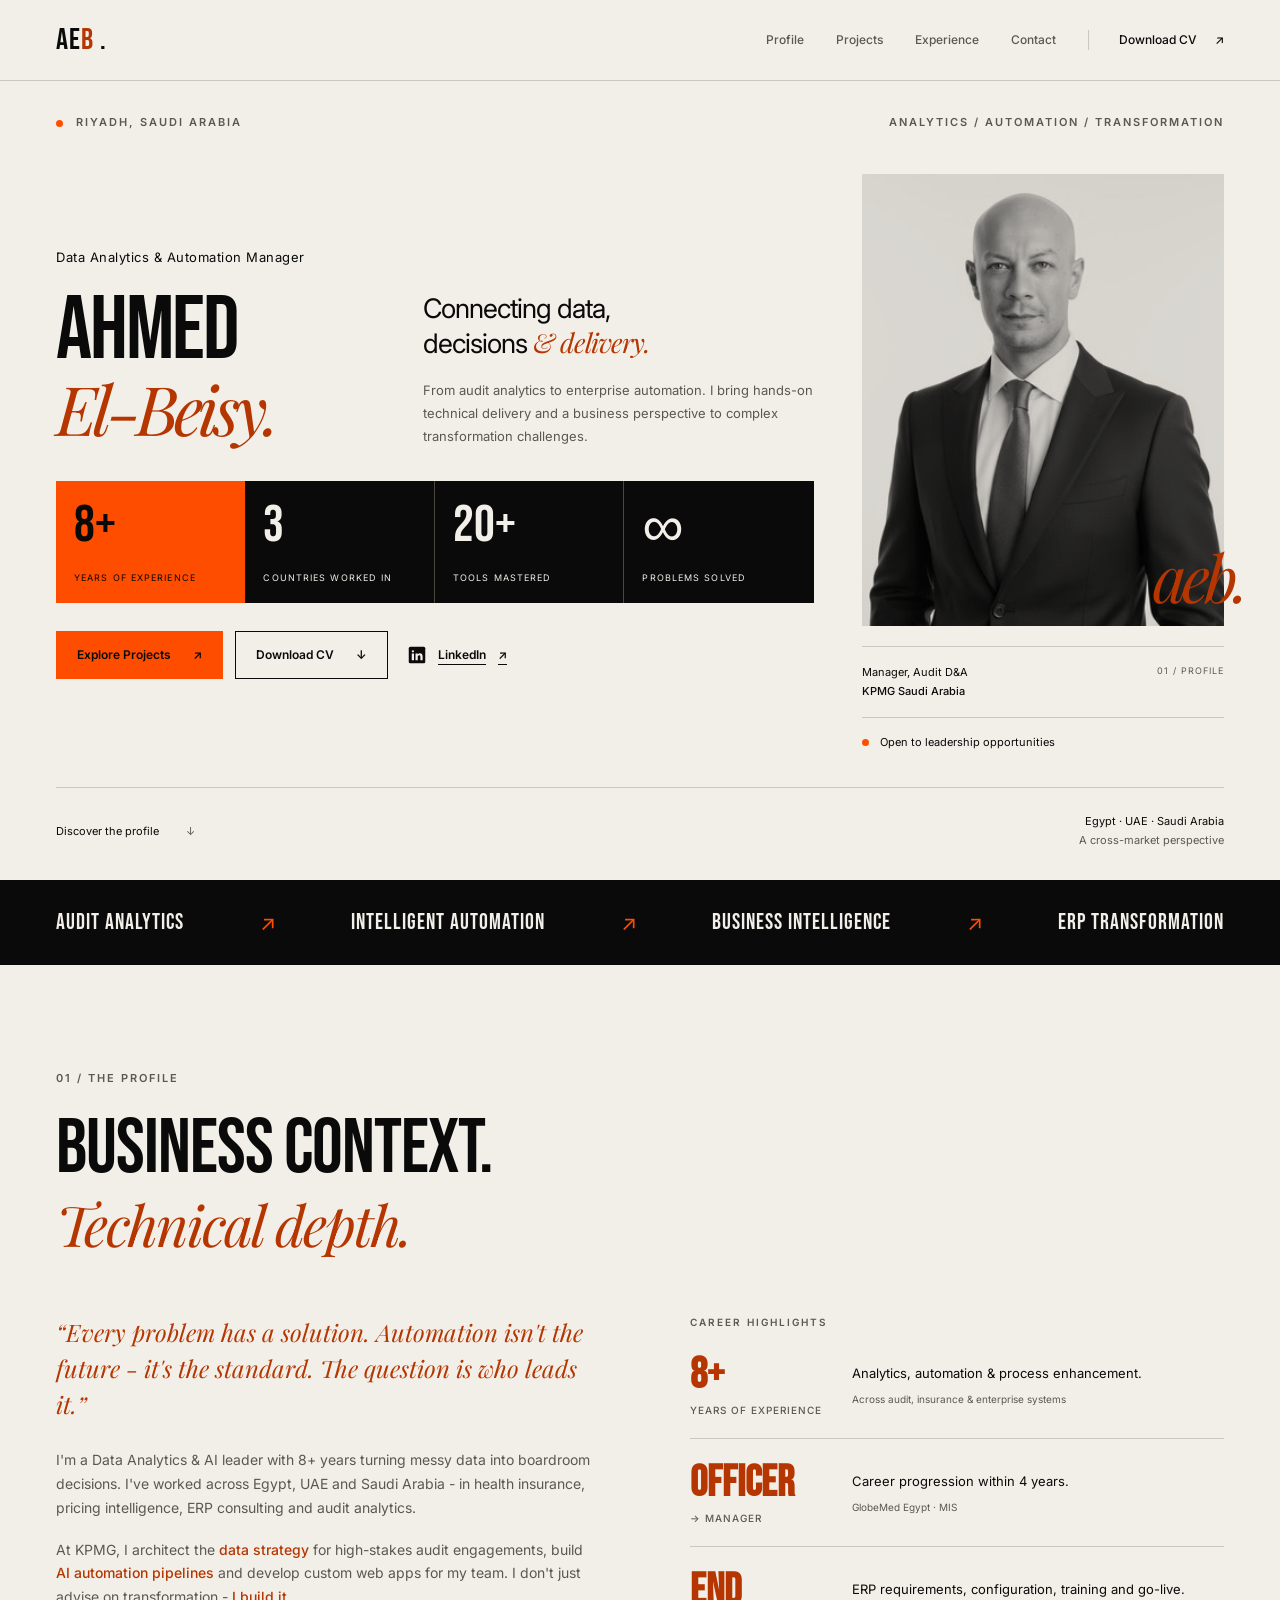
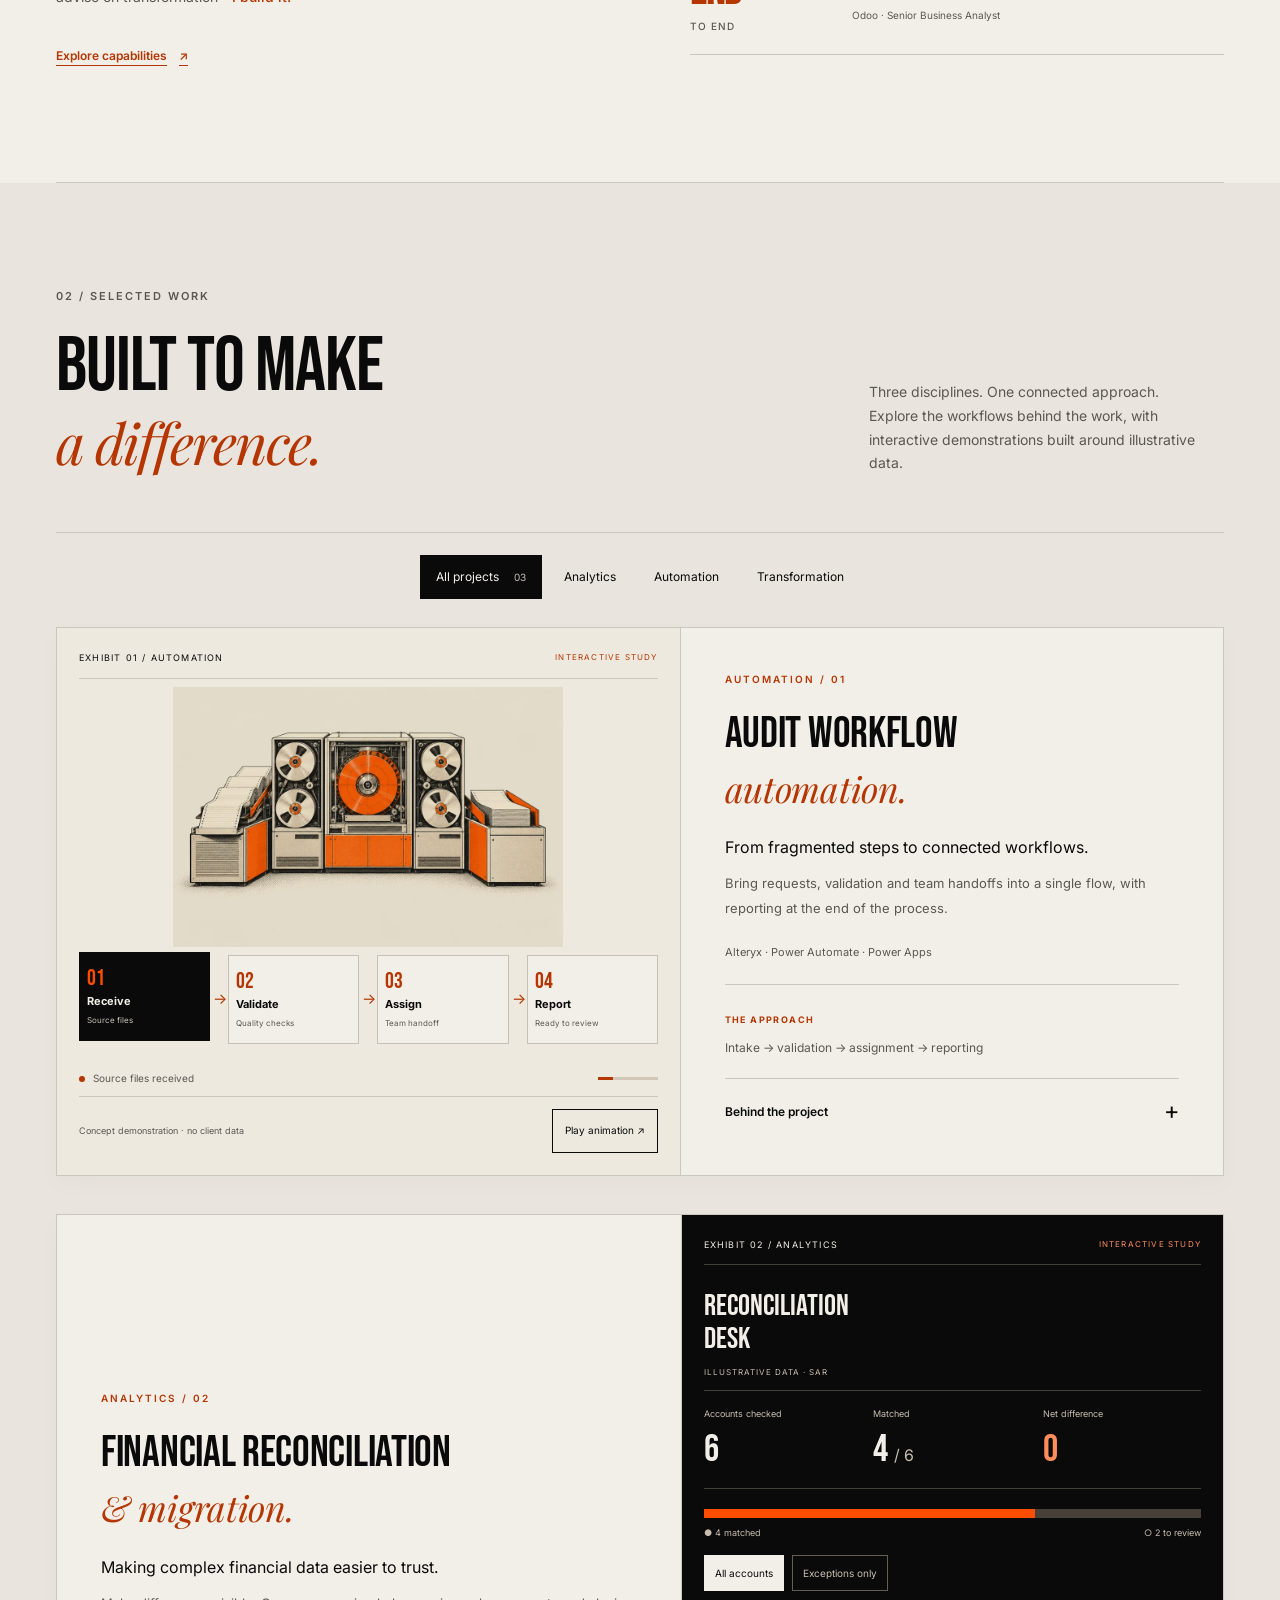
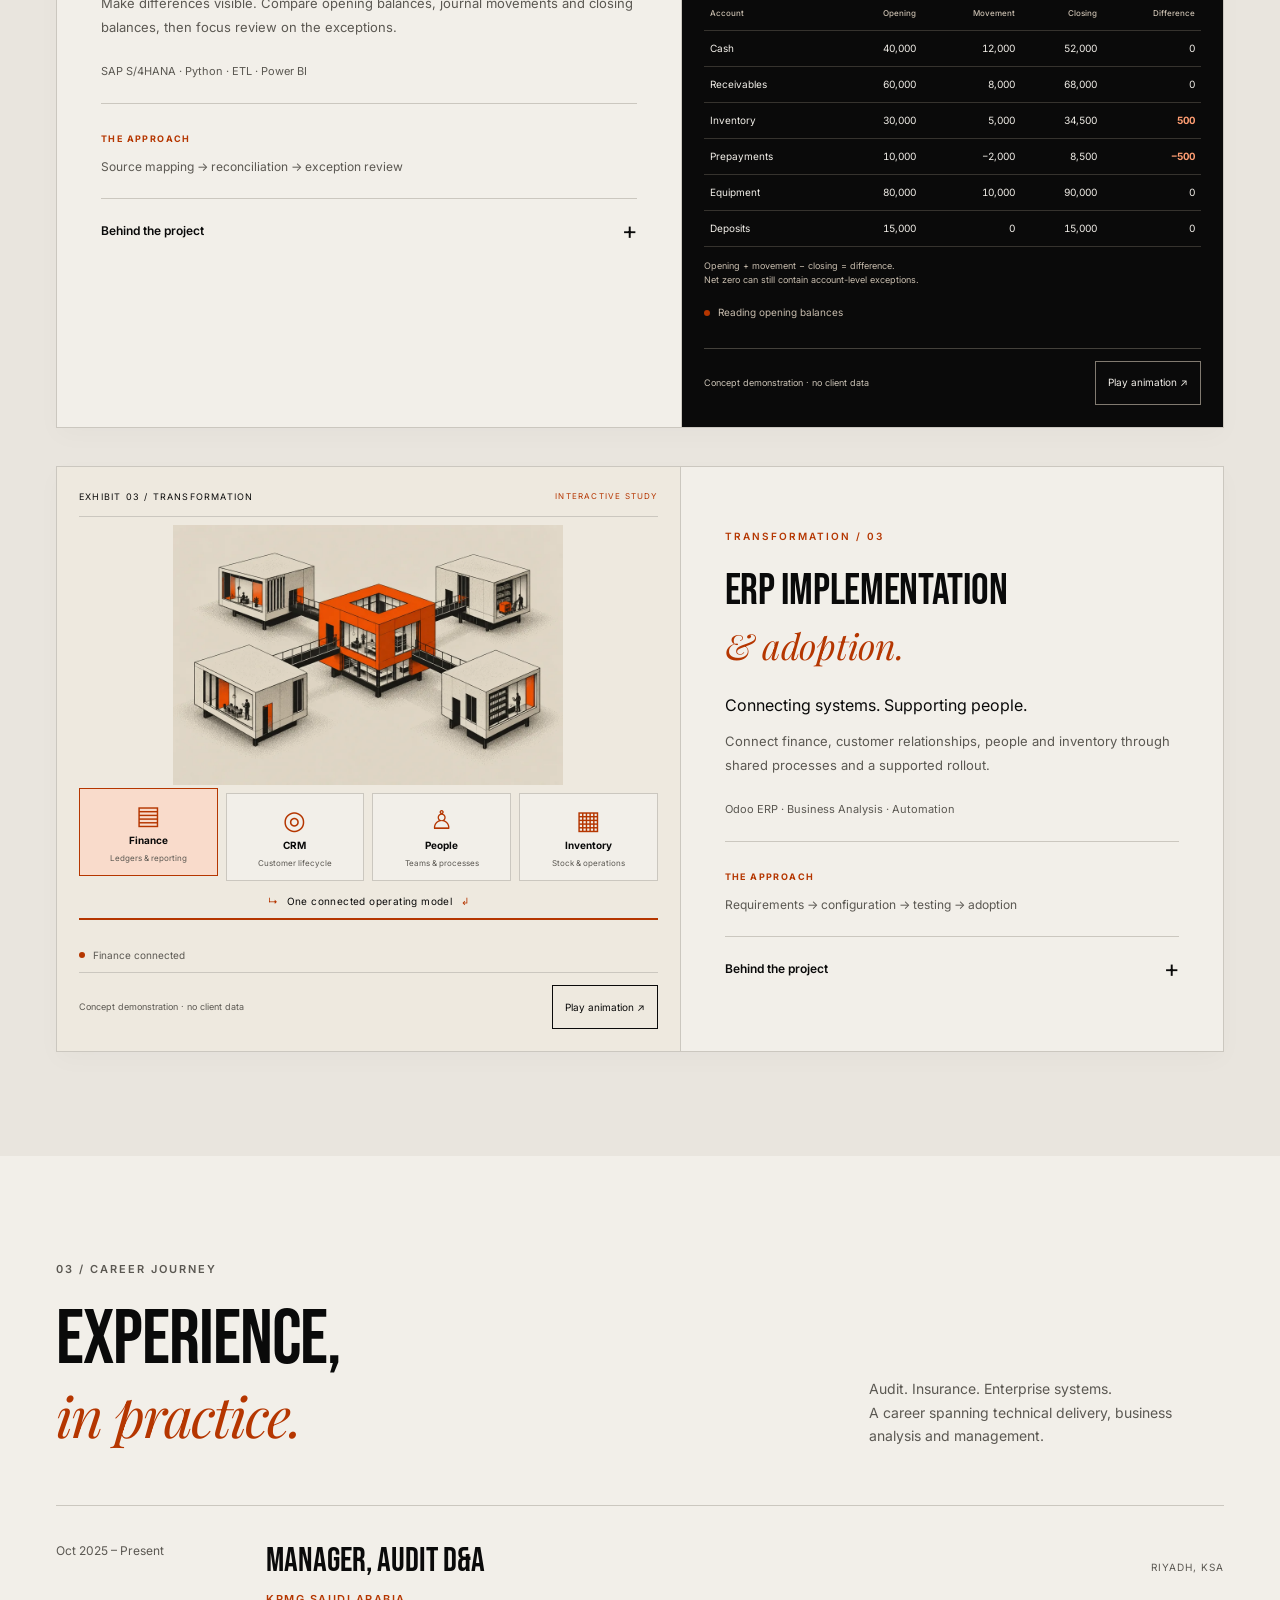
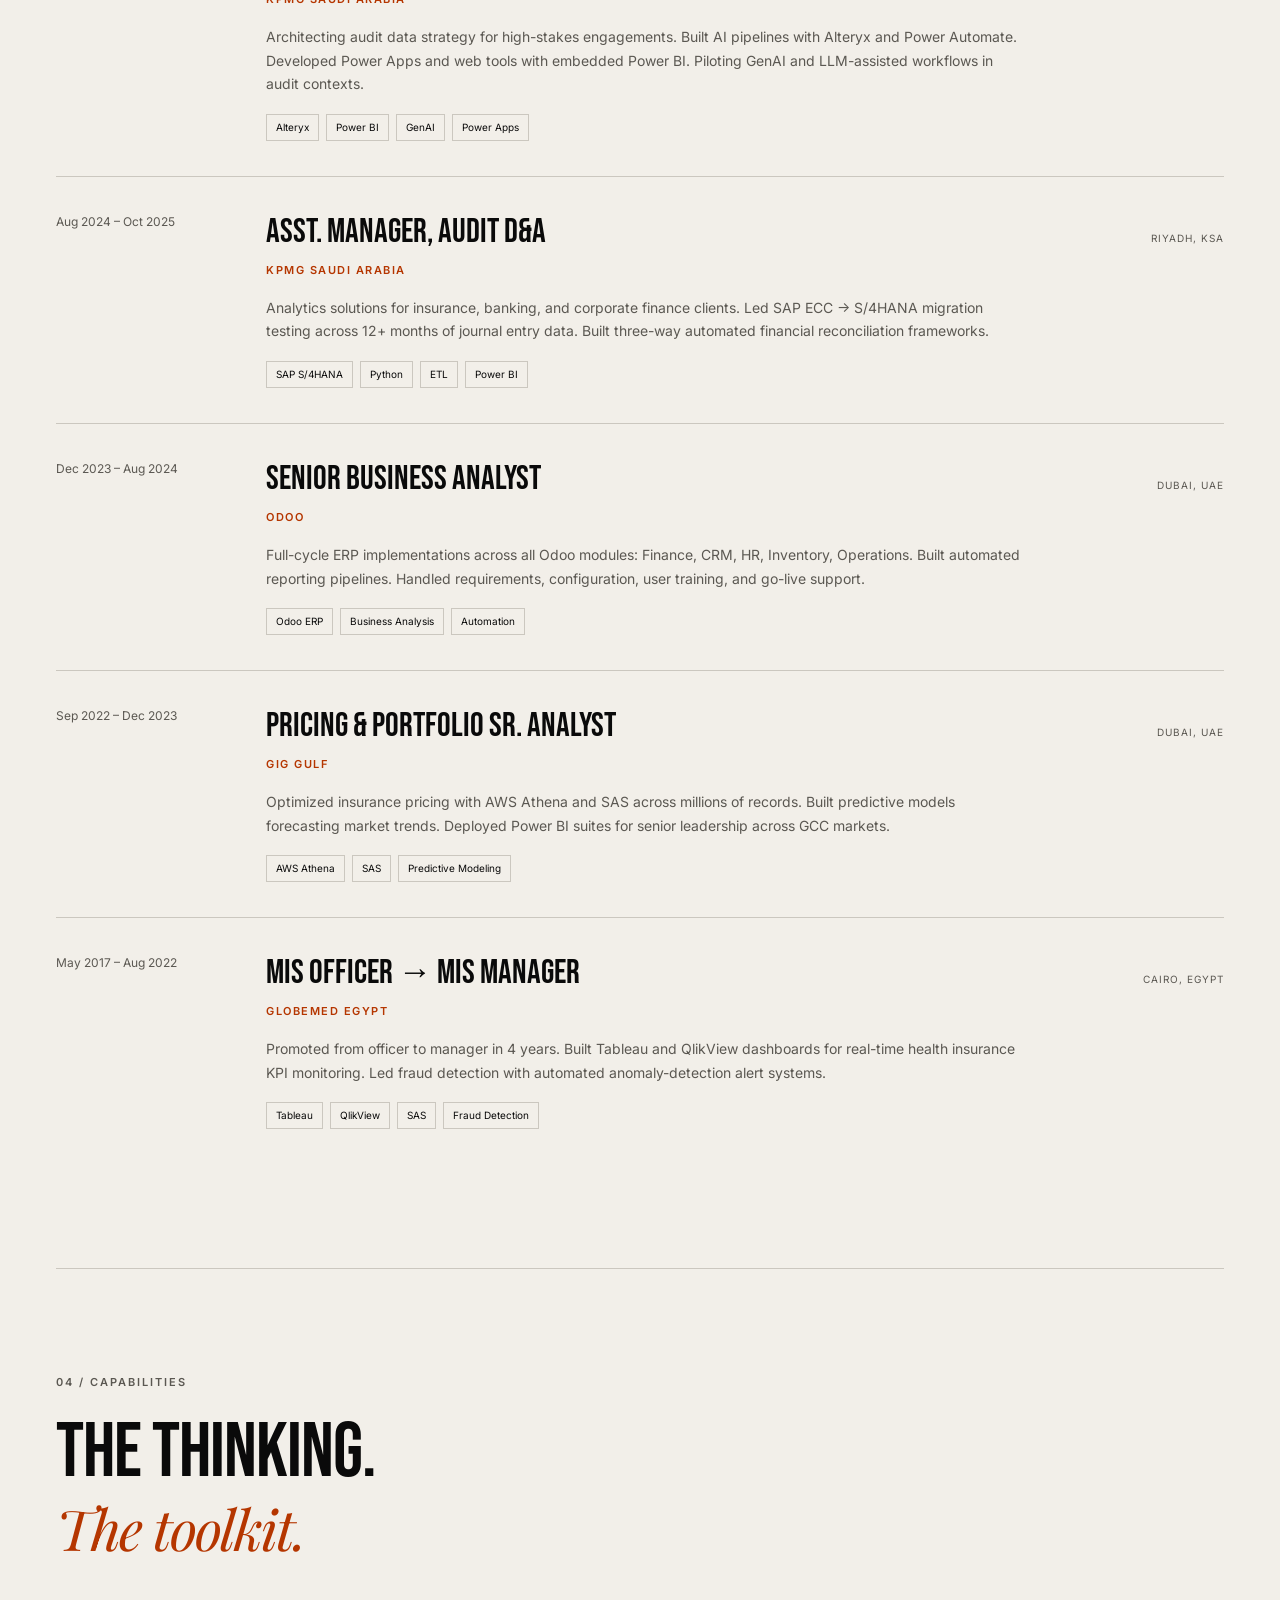
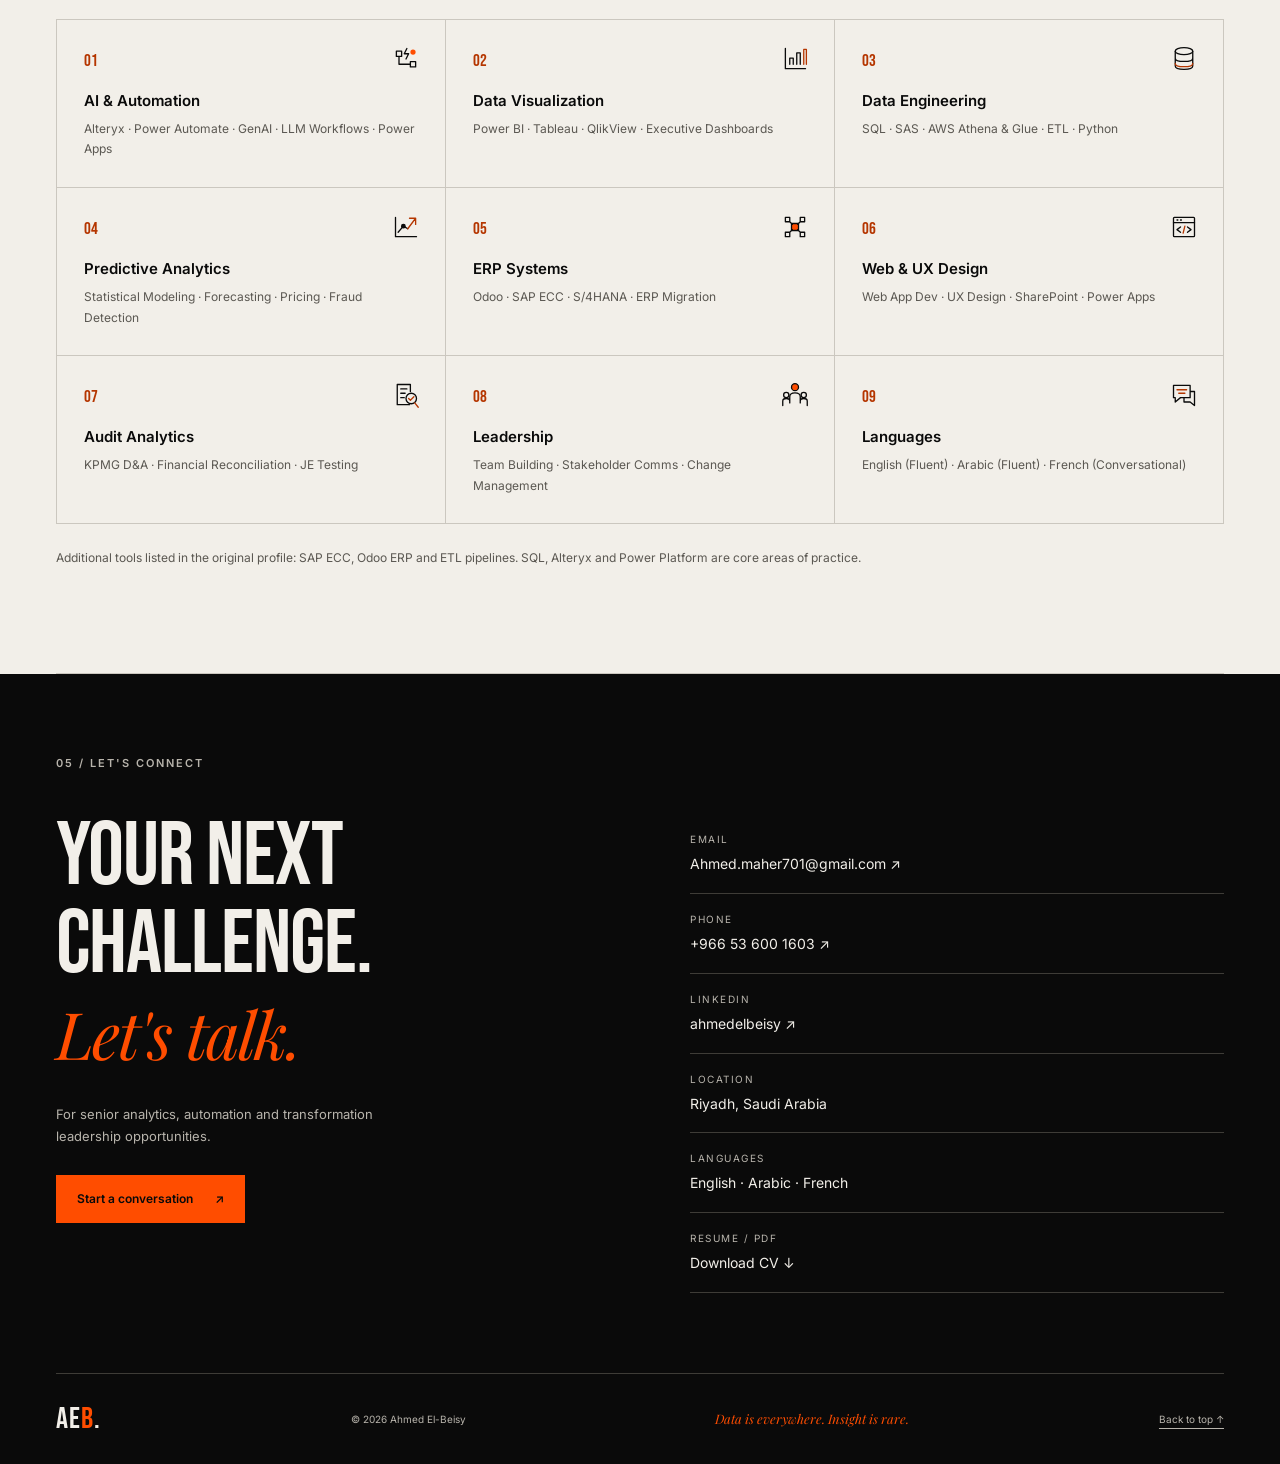
<file: index.html>
<!doctype html>
<html lang="en">
<head>
  <meta charset="utf-8">
  <meta name="viewport" content="width=device-width, initial-scale=1">
  <meta name="theme-color" content="#F2EFE9">
  <title>Ahmed El-Beisy | Data Analytics & Automation Manager</title>
  <meta name="description" content="Ahmed El-Beisy - Data Analytics & Automation Manager in Riyadh. Explore experience in audit analytics, AI automation, ERP transformation and business intelligence.">
  <link rel="canonical" href="https://ahmedmaher701-ai.github.io/ahmedelbeisy.github.io/">
  <meta property="og:type" content="website">
  <meta property="og:title" content="Ahmed El-Beisy | Data Analytics & Automation Manager">
  <meta property="og:description" content="Connecting data, decisions and delivery. Analytics, automation and transformation leadership across audit, insurance and ERP.">
  <meta property="og:url" content="https://ahmedmaher701-ai.github.io/ahmedelbeisy.github.io/">
  <meta property="og:image" content="https://ahmedmaher701-ai.github.io/ahmedelbeisy.github.io/assets/social-preview.png">
  <meta property="og:image:width" content="1200">
  <meta property="og:image:height" content="630">
  <meta property="og:image:alt" content="Ahmed El-Beisy - Data, decisions, delivery. Data Analytics and Automation Manager.">
  <meta name="twitter:card" content="summary_large_image">
  <link rel="icon" href="assets/favicon.svg" type="image/svg+xml">
  <link rel="preconnect" href="https://fonts.googleapis.com">
  <link rel="preconnect" href="https://fonts.gstatic.com" crossorigin>
  <link href="https://fonts.googleapis.com/css2?family=Bebas+Neue&family=Inter:wght@400;500;600;700&family=Playfair+Display:ital@1&display=swap" rel="stylesheet">
  <link rel="stylesheet" href="styles.css?v=20261026-retro-exhibits">
  <script src="script.js?v=20261026-retro-exhibits" defer>
</script>
</head>
<body>
<a class="skip-link" href="#main">Skip to content</a>
<header class="site-header">
<div class="nav-shell">
  <a class="logo" href="#home" aria-label="Ahmed El-Beisy home">AE<span>B</span>
<span class="logo-dot">.</span>
</a>
  <button class="menu-toggle" aria-expanded="false" aria-controls="navigation" hidden>Menu <span aria-hidden="true">+</span>
</button>
  <nav id="navigation" aria-label="Main navigation">
<a href="#about">Profile</a>
<a href="#projects">Projects</a>
<a href="#experience">Experience</a>
<a href="#contact">Contact</a>
<a class="nav-cv" href="assets/Ahmed_ElBeisy_Resume_2026.pdf" download>Download CV <span aria-hidden="true">↗</span>
</a>
</nav>
</div>
</header>
<main id="main">
<section class="hero shell" id="home" aria-labelledby="hero-heading">
  <div class="hero-meta">
<p class="eyebrow">
<span class="status-dot">
</span> Riyadh, Saudi Arabia</p>
<p class="eyebrow">Analytics / Automation / Transformation</p>
</div>
  <div class="hero-grid">
<div class="hero-copy">
<p class="role-label">Data Analytics & Automation Manager</p>
    <h1 id="hero-heading">Ahmed<br>
<em>El-Beisy.</em>
</h1>
    <p class="hero-statement">Connecting data,<br>decisions <span>& delivery.</span>
</p>
    <p class="hero-description">From audit analytics to enterprise automation. I bring hands-on technical delivery and a business perspective to complex transformation challenges.</p>
    <dl class="hero-summary" aria-label="Professional profile at a glance">
      <div class="hero-summary-item"><dt>Years of experience</dt><dd>8+</dd></div>
      <div class="hero-summary-item"><dt>Countries worked in</dt><dd>3</dd></div>
      <div class="hero-summary-item"><dt>Tools Mastered</dt><dd>20+</dd></div>
      <div class="hero-summary-item"><dt>Problems Solved</dt><dd class="summary-infinity"><span aria-hidden="true">∞</span><span class="sr-only">Infinity</span></dd></div>
    </dl>
    <div class="actions">
<a class="button primary" href="#projects">Explore Projects <span aria-hidden="true">↗</span>
</a>
<a class="button" href="assets/Ahmed_ElBeisy_Resume_2026.pdf" download>Download CV <span aria-hidden="true">↓</span>
</a>
<a class="text-link" href="https://www.linkedin.com/in/ahmedelbeisy/" target="_blank" rel="noopener noreferrer"><img class="linkedin-icon" src="assets/icons/linkedin.svg" width="18" height="18" alt="">LinkedIn <span aria-hidden="true">↗</span>
<span class="sr-only"> (opens in a new tab)</span>
</a>
</div>
  </div>
<figure class="portrait">
<div class="portrait-frame">
<img src="assets/ahmed-el-beisy.jpg" alt="Portrait of Ahmed El-Beisy" width="400" height="400" fetchpriority="high">
<span class="portrait-mark" aria-hidden="true">aeb.</span>
</div>
<figcaption>
<span>Manager, Audit D&A<br>
<strong>KPMG Saudi Arabia</strong>
</span>
<span class="portrait-index">01 / PROFILE</span>
</figcaption>
<p class="opportunity">
<span class="status-dot">
</span> Open to leadership opportunities</p>
</figure>
</div>
  <div class="hero-foot">
<a href="#about">Discover the profile <span aria-hidden="true">↓</span>
</a>
<p>Egypt · UAE · Saudi Arabia<br>
<span>A cross-market perspective</span>
</p>
</div>
</section>
<div class="expertise-band" aria-label="Core expertise">
<div class="shell">
<span>Audit analytics</span>
<i class="band-separator" aria-hidden="true">↗</i>
<span>Intelligent automation</span>
<i class="band-separator" aria-hidden="true">↗</i>
<span>Business intelligence</span>
<i class="band-separator" aria-hidden="true">↗</i>
<span>ERP transformation</span>
</div>
</div>
<section class="section shell" id="about" aria-labelledby="about-heading">
<div class="section-heading">
<p class="eyebrow">01 / The profile</p>
<h2 id="about-heading">Business context.<br>
<em>Technical depth.</em>
</h2>
</div>
<div class="about-grid">
<div>
<p class="intro">“Every problem has a solution. Automation isn't the future - it's the standard. The question is who leads it.”</p>
<p>I'm a Data Analytics & AI leader with 8+ years turning messy data into boardroom decisions. I've worked across Egypt, UAE and Saudi Arabia - in health insurance, pricing intelligence, ERP consulting and audit analytics.</p>
<p>At KPMG, I architect the <span class="profile-accent">data strategy</span> for high-stakes audit engagements, build <span class="profile-accent">AI automation pipelines</span> and develop custom web apps for my team. I don't just advise on transformation - <span class="profile-accent">I build it.</span></p>
<a class="text-link" href="#skills">Explore capabilities <span aria-hidden="true">↗</span>
</a>
</div>
<div class="highlights">
<p class="eyebrow">Career highlights</p>
<div class="highlight">
<strong>8+<span>years of experience</span>
</strong>
<p>Analytics, automation & process enhancement.<small>Across audit, insurance & enterprise systems</small>
</p>
</div>
<div class="highlight">
<strong>Officer<span>→ Manager</span>
</strong>
<p>Career progression within 4 years.<small>GlobeMed Egypt · MIS</small>
</p>
</div>
<div class="highlight">
<strong>End<span>to end</span>
</strong>
<p>ERP requirements, configuration, training and go-live.<small>Odoo · Senior Business Analyst</small>
</p>
</div>

</div>
</div>
</section>
<section class="projects-section" id="projects" aria-labelledby="projects-heading">
<div class="shell section">
<div class="section-heading split">
<div>
<p class="eyebrow">02 / Selected work</p>
<h2 id="projects-heading">Built to make<br>
<em>a difference.</em>
</h2>
</div>
<p>Three disciplines. One connected approach.<br>Explore the workflows behind the work, with interactive demonstrations built around illustrative data.</p>
</div>
<div class="projects-toolbar">
<div class="filters" role="group" aria-label="Filter projects" hidden>
<button data-filter="all" aria-pressed="true">All projects <span>03</span>
</button>
<button data-filter="analytics" aria-pressed="false">Analytics</button>
<button data-filter="automation" aria-pressed="false">Automation</button>
<button data-filter="transformation" aria-pressed="false">Transformation</button>
</div>
<p class="sr-only" id="project-count" role="status" aria-live="polite">3 projects</p>
</div>
<div class="projects-grid">
<article class="project-card project-feature" data-category="automation"><div class="project-stage" data-phase="-1"><div class="stage-topline"><span>EXHIBIT 01 / AUTOMATION</span><span class="stage-indicator">INTERACTIVE STUDY</span></div><div class="scene-art"><img src="assets/automation-machine.webp" alt="Vintage mainframe with paper inputs and an output tray." width="960" height="640" loading="lazy" decoding="async"></div><div class="pipeline" aria-label="Illustrative automation stages"><div class="pipe-node" data-phase="0"><span>01</span><strong>Receive</strong><small>Source files</small></div><i aria-hidden="true">→</i><div class="pipe-node" data-phase="1"><span>02</span><strong>Validate</strong><small>Quality checks</small></div><i aria-hidden="true">→</i><div class="pipe-node" data-phase="2"><span>03</span><strong>Assign</strong><small>Team handoff</small></div><i aria-hidden="true">→</i><div class="pipe-node" data-phase="3"><span>04</span><strong>Report</strong><small>Ready to review</small></div></div><div class="machine-feed"><span class="feed-light" aria-hidden="true"></span><span data-scene-status>Ready to receive source files</span><span class="feed-progress" aria-hidden="true"><i></i></span></div><div class="stage-footer"><span>Concept demonstration · no client data</span><button class="scene-play" type="button" aria-label="Play automation animation" hidden>Play animation <span aria-hidden="true">↗</span></button></div></div><div class="project-body"><p class="eyebrow">automation / 01</p><h3>Audit workflow<br><em>automation.</em></h3><p class="project-tagline">From fragmented steps to connected workflows.</p><p class="project-description">Bring requests, validation and team handoffs into a single flow, with reporting at the end of the process.</p><p class="tools">Alteryx · Power Automate · Power Apps</p><div class="project-scope"><span>THE APPROACH</span><p>Intake → validation → assignment → reporting</p></div><details><summary>Behind the project <span aria-hidden="true">+</span></summary><div class="case-content"><h4>My work</h4><p>Built automation pipelines with Alteryx and Power Automate, alongside Power Apps and web tools with embedded Power BI.</p><p class="context">KPMG Saudi Arabia · Audit D&A</p><h4>About this demonstration</h4><p>The visual illustrates the approach. It is not a recording of a production system; dashboard figures are synthetic examples, not client results.</p></div></details></div></article>
<article class="project-card project-feature" data-category="analytics"><div class="project-stage" data-phase="-1"><div class="stage-topline"><span>EXHIBIT 02 / ANALYTICS</span><span class="stage-indicator">INTERACTIVE STUDY</span></div><div class="scene-art"><img src="assets/analytics-desk.webp" alt="Retro desk calculator, ledgers and orange magnifying glass." width="960" height="640" loading="lazy" decoding="async"></div><div class="dashboard"><div class="dashboard-top"><strong>Reconciliation desk</strong><span>ILLUSTRATIVE DATA · SAR</span></div><div class="dash-kpis"><div><small>Accounts checked</small><strong>6</strong></div><div><small>Matched</small><strong>4 <span>/ 6</span></strong></div><div><small>Net difference</small><strong class="rust">0</strong></div></div><div class="dash-chart" aria-label="Matched accounts: 4. Accounts requiring review: 2."><div class="match-track"><span></span></div><p><span>● 4 matched</span><span>○ 2 to review</span></p></div><div class="dashboard-filter" role="group" aria-label="Dashboard account filter"><button data-rows="all" aria-pressed="true">All accounts</button><button data-rows="exceptions" aria-pressed="false">Exceptions only</button></div><div class="table-scroll" tabindex="0" role="region" aria-label="Sample account reconciliation"><table><caption class="sr-only">Illustrative balance sheet accounts. Difference equals opening plus movement minus closing.</caption><thead><tr><th>Account</th><th>Opening</th><th>Movement</th><th>Closing</th><th>Difference</th></tr></thead><tbody><tr><th>Cash</th><td>40,000</td><td>12,000</td><td>52,000</td><td>0</td></tr><tr><th>Receivables</th><td>60,000</td><td>8,000</td><td>68,000</td><td>0</td></tr><tr data-exception><th>Inventory</th><td>30,000</td><td>5,000</td><td>34,500</td><td>500</td></tr><tr data-exception><th>Prepayments</th><td>10,000</td><td>−2,000</td><td>8,500</td><td>−500</td></tr><tr><th>Equipment</th><td>80,000</td><td>10,000</td><td>90,000</td><td>0</td></tr><tr><th>Deposits</th><td>15,000</td><td>0</td><td>15,000</td><td>0</td></tr></tbody></table></div><p class="dash-note">Opening + movement − closing = difference.<br>Net zero can still contain account-level exceptions.</p><p class="dashboard-status sr-only" role="status">Showing all 6 accounts</p><div class="machine-feed"><span class="feed-light" aria-hidden="true"></span><span data-scene-status>Ready to compare account balances</span></div></div><div class="stage-footer"><span>Concept demonstration · no client data</span><button class="scene-play" type="button" aria-label="Play analytics animation" hidden>Play animation <span aria-hidden="true">↗</span></button></div></div><div class="project-body"><p class="eyebrow">analytics / 02</p><h3>Financial reconciliation<br><em>& migration.</em></h3><p class="project-tagline">Making complex financial data easier to trust.</p><p class="project-description">Make differences visible. Compare opening balances, journal movements and closing balances, then focus review on the exceptions.</p><p class="tools">SAP S/4HANA · Python · ETL · Power BI</p><div class="project-scope"><span>THE APPROACH</span><p>Source mapping → reconciliation → exception review</p></div><details><summary>Behind the project <span aria-hidden="true">+</span></summary><div class="case-content"><h4>My work</h4><p>Led SAP ECC to S/4HANA migration testing and built three-way automated financial reconciliation frameworks.</p><p class="context">KPMG Saudi Arabia · Audit D&A</p><h4>About this demonstration</h4><p>The visual illustrates the approach. It is not a recording of a production system; dashboard figures are synthetic examples, not client results.</p></div></details></div></article>
<article class="project-card project-feature" data-category="transformation"><div class="project-stage" data-phase="-1"><div class="stage-topline"><span>EXHIBIT 03 / TRANSFORMATION</span><span class="stage-indicator">INTERACTIVE STUDY</span></div><div class="scene-art"><img src="assets/erp-city.webp" alt="Connected modular buildings representing an integrated enterprise." width="960" height="640" loading="lazy" decoding="async"></div><div class="erp-modules" aria-label="Illustrative ERP modules"><div data-phase="0"><span aria-hidden="true">▤</span><strong>Finance</strong><small>Ledgers & reporting</small></div><div data-phase="1"><span aria-hidden="true">◎</span><strong>CRM</strong><small>Customer lifecycle</small></div><div data-phase="2"><span aria-hidden="true">♙</span><strong>People</strong><small>Teams & processes</small></div><div data-phase="3"><span aria-hidden="true">▦</span><strong>Inventory</strong><small>Stock & operations</small></div></div><div class="erp-hub"><span aria-hidden="true">↳</span> One connected operating model <span aria-hidden="true">↲</span></div><div class="machine-feed"><span class="feed-light" aria-hidden="true"></span><span data-scene-status>Ready to connect business modules</span></div><div class="stage-footer"><span>Concept demonstration · no client data</span><button class="scene-play" type="button" aria-label="Play transformation animation" hidden>Play animation <span aria-hidden="true">↗</span></button></div></div><div class="project-body"><p class="eyebrow">transformation / 03</p><h3>ERP implementation<br><em>& adoption.</em></h3><p class="project-tagline">Connecting systems. Supporting people.</p><p class="project-description">Connect finance, customer relationships, people and inventory through shared processes and a supported rollout.</p><p class="tools">Odoo ERP · Business Analysis · Automation</p><div class="project-scope"><span>THE APPROACH</span><p>Requirements → configuration → testing → adoption</p></div><details><summary>Behind the project <span aria-hidden="true">+</span></summary><div class="case-content"><h4>My work</h4><p>Delivered full-cycle ERP implementations across Finance, CRM, HR, Inventory and Operations, including requirements, configuration, user training and go-live support.</p><p class="context">Odoo · Senior Business Analyst</p><h4>About this demonstration</h4><p>The visual illustrates the approach. It is not a recording of a production system; dashboard figures are synthetic examples, not client results.</p></div></details></div></article>
</div>
</div>
</section>
<section class="section shell" id="experience" aria-labelledby="experience-heading">
<div class="section-heading split">
<div>
<p class="eyebrow">03 / Career journey</p>
<h2 id="experience-heading">Experience,<br>
<em>in practice.</em>
</h2>
</div>
<p>Audit. Insurance. Enterprise systems.<br>A career spanning technical delivery, business analysis and management.</p>
</div>
<div class="experience-list">
<div class="exp-item">
    <div class="exp-date">Oct 2025 – Present</div>
    <div class="exp-right">
      <div class="exp-header">
        <h3 class="exp-title">Manager, Audit D&amp;A</h3>
        <span class="exp-loc">Riyadh, KSA</span>
      </div>
      <p class="exp-company">KPMG Saudi Arabia</p>
      <p class="exp-desc">Architecting audit data strategy for high-stakes engagements. Built AI pipelines with Alteryx and Power Automate. Developed Power Apps and web tools with embedded Power BI. Piloting GenAI and LLM-assisted workflows in audit contexts.</p>
      <div class="exp-tags">
        <span class="exp-tag">Alteryx</span>
        <span class="exp-tag">Power BI</span>
        <span class="exp-tag">GenAI</span>
        <span class="exp-tag">Power Apps</span>
      </div>
    </div>
  </div>

  <div class="exp-item">
    <div class="exp-date">Aug 2024 – Oct 2025</div>
    <div class="exp-right">
      <div class="exp-header">
        <h3 class="exp-title">Asst. Manager, Audit D&amp;A</h3>
        <span class="exp-loc">Riyadh, KSA</span>
      </div>
      <p class="exp-company">KPMG Saudi Arabia</p>
      <p class="exp-desc">Analytics solutions for insurance, banking, and corporate finance clients. Led SAP ECC → S/4HANA migration testing across 12+ months of journal entry data. Built three-way automated financial reconciliation frameworks.</p>
      <div class="exp-tags">
        <span class="exp-tag">SAP S/4HANA</span>
        <span class="exp-tag">Python</span>
        <span class="exp-tag">ETL</span>
        <span class="exp-tag">Power BI</span>
      </div>
    </div>
  </div>

  <div class="exp-item">
    <div class="exp-date">Dec 2023 – Aug 2024</div>
    <div class="exp-right">
      <div class="exp-header">
        <h3 class="exp-title">Senior Business Analyst</h3>
        <span class="exp-loc">Dubai, UAE</span>
      </div>
      <p class="exp-company">Odoo</p>
      <p class="exp-desc">Full-cycle ERP implementations across all Odoo modules: Finance, CRM, HR, Inventory, Operations. Built automated reporting pipelines. Handled requirements, configuration, user training, and go-live support.</p>
      <div class="exp-tags">
        <span class="exp-tag">Odoo ERP</span>
        <span class="exp-tag">Business Analysis</span>
        <span class="exp-tag">Automation</span>
      </div>
    </div>
  </div>

  <div class="exp-item">
    <div class="exp-date">Sep 2022 – Dec 2023</div>
    <div class="exp-right">
      <div class="exp-header">
        <h3 class="exp-title">Pricing &amp; Portfolio Sr. Analyst</h3>
        <span class="exp-loc">Dubai, UAE</span>
      </div>
      <p class="exp-company">GIG Gulf</p>
      <p class="exp-desc">Optimized insurance pricing with AWS Athena and SAS across millions of records. Built predictive models forecasting market trends. Deployed Power BI suites for senior leadership across GCC markets.</p>
      <div class="exp-tags">
        <span class="exp-tag">AWS Athena</span>
        <span class="exp-tag">SAS</span>
        <span class="exp-tag">Predictive Modeling</span>
      </div>
    </div>
  </div>

  <div class="exp-item">
    <div class="exp-date">May 2017 – Aug 2022</div>
    <div class="exp-right">
      <div class="exp-header">
        <h3 class="exp-title">MIS Officer → MIS Manager</h3>
        <span class="exp-loc">Cairo, Egypt</span>
      </div>
      <p class="exp-company">GlobeMed Egypt</p>
      <p class="exp-desc">Promoted from officer to manager in 4 years. Built Tableau and QlikView dashboards for real-time health insurance KPI monitoring. Led fraud detection with automated anomaly-detection alert systems.</p>
      <div class="exp-tags">
        <span class="exp-tag">Tableau</span>
        <span class="exp-tag">QlikView</span>
        <span class="exp-tag">SAS</span>
        <span class="exp-tag">Fraud Detection</span>
      </div>
    </div>
  </div>
</div>
</section>
<section class="capabilities section shell" id="skills" aria-labelledby="skills-heading">
<div class="section-heading">
<p class="eyebrow">04 / Capabilities</p>
<h2 id="skills-heading">The thinking.<br>
<em>The toolkit.</em>
</h2>
</div>
<div class="skills-grid">
    <div class="skill-cell">
      <div class="skill-cell-num">01</div>
      <img class="skill-icon" src="assets/icons/automation.svg" width="28" height="28" alt="" loading="lazy">
      <div class="skill-cell-name">AI &amp; Automation</div>
      <div class="skill-cell-tools">Alteryx · Power Automate · GenAI · LLM Workflows · Power Apps</div>
    </div>
    <div class="skill-cell">
      <div class="skill-cell-num">02</div>
      <img class="skill-icon" src="assets/icons/visualization.svg" width="28" height="28" alt="" loading="lazy">
      <div class="skill-cell-name">Data Visualization</div>
      <div class="skill-cell-tools">Power BI · Tableau · QlikView · Executive Dashboards</div>
    </div>
    <div class="skill-cell">
      <div class="skill-cell-num">03</div>
      <img class="skill-icon" src="assets/icons/engineering.svg" width="28" height="28" alt="" loading="lazy">
      <div class="skill-cell-name">Data Engineering</div>
      <div class="skill-cell-tools">SQL · SAS · AWS Athena &amp; Glue · ETL · Python</div>
    </div>
    <div class="skill-cell">
      <div class="skill-cell-num">04</div>
      <img class="skill-icon" src="assets/icons/predictive.svg" width="28" height="28" alt="" loading="lazy">
      <div class="skill-cell-name">Predictive Analytics</div>
      <div class="skill-cell-tools">Statistical Modeling · Forecasting · Pricing · Fraud Detection</div>
    </div>
    <div class="skill-cell">
      <div class="skill-cell-num">05</div>
      <img class="skill-icon" src="assets/icons/erp.svg" width="28" height="28" alt="" loading="lazy">
      <div class="skill-cell-name">ERP Systems</div>
      <div class="skill-cell-tools">Odoo · SAP ECC · S/4HANA · ERP Migration</div>
    </div>
    <div class="skill-cell">
      <div class="skill-cell-num">06</div>
      <img class="skill-icon" src="assets/icons/web.svg" width="28" height="28" alt="" loading="lazy">
      <div class="skill-cell-name">Web &amp; UX Design</div>
      <div class="skill-cell-tools">Web App Dev · UX Design · SharePoint · Power Apps</div>
    </div>
    <div class="skill-cell">
      <div class="skill-cell-num">07</div>
      <img class="skill-icon" src="assets/icons/audit.svg" width="28" height="28" alt="" loading="lazy">
      <div class="skill-cell-name">Audit Analytics</div>
      <div class="skill-cell-tools">KPMG D&amp;A · Financial Reconciliation · JE Testing</div>
    </div>
    <div class="skill-cell">
      <div class="skill-cell-num">08</div>
      <img class="skill-icon" src="assets/icons/leadership.svg" width="28" height="28" alt="" loading="lazy">
      <div class="skill-cell-name">Leadership</div>
      <div class="skill-cell-tools">Team Building · Stakeholder Comms · Change Management</div>
    </div>
    <div class="skill-cell">
      <div class="skill-cell-num">09</div>
      <img class="skill-icon" src="assets/icons/languages.svg" width="28" height="28" alt="" loading="lazy">
      <div class="skill-cell-name">Languages</div>
      <div class="skill-cell-tools">English (Fluent) · Arabic (Fluent) · French (Conversational)</div>
    </div>
  </div>
<p class="tool-note">Additional tools listed in the original profile: SAP ECC, Odoo ERP and ETL pipelines. SQL, Alteryx and Power Platform are core areas of practice.</p>
</section>

<section class="contact-section" id="contact" aria-labelledby="contact-heading">
<div class="shell">
<p class="eyebrow">05 / Let's connect</p>
<div class="contact-grid">
<div>
<h2 id="contact-heading">Your next<br>challenge.<br>
<em>Let's talk.</em>
</h2>
<p>For senior analytics, automation and transformation leadership opportunities.</p>
<a class="button primary" href="mailto:Ahmed.maher701@gmail.com">Start a conversation <span aria-hidden="true">↗</span>
</a>
</div>
<address>
<a class="contact-row" href="mailto:Ahmed.maher701@gmail.com">
<span>Email</span>
<strong>Ahmed.maher701@gmail.com ↗</strong>
</a>
<a class="contact-row" href="tel:+966536001603">
<span>Phone</span>
<strong>+966 53 600 1603 ↗</strong>
</a>
<a class="contact-row" href="https://www.linkedin.com/in/ahmedelbeisy/" target="_blank" rel="noopener noreferrer">
<span>LinkedIn <span class="sr-only">(opens in a new tab)</span>
</span>
<strong>ahmedelbeisy ↗</strong>
</a>
<div class="contact-row">
<span>Location</span>
<strong>Riyadh, Saudi Arabia</strong>
</div>
<div class="contact-row">
<span>Languages</span>
<strong>English · Arabic · French</strong>
</div>
<a class="contact-row" href="assets/Ahmed_ElBeisy_Resume_2026.pdf" download>
<span>Resume / PDF</span>
<strong>Download CV ↓</strong>
</a>
</address>
</div>
<footer>
<a class="logo" href="#home">AE<span>B</span>.</a>
<p>© 2026 Ahmed El-Beisy</p>
<p>Data is everywhere. Insight is rare.</p>
<a href="#home">Back to top ↑</a>
</footer>
</div>
</section>
</main>
</body>
</html>
</file>
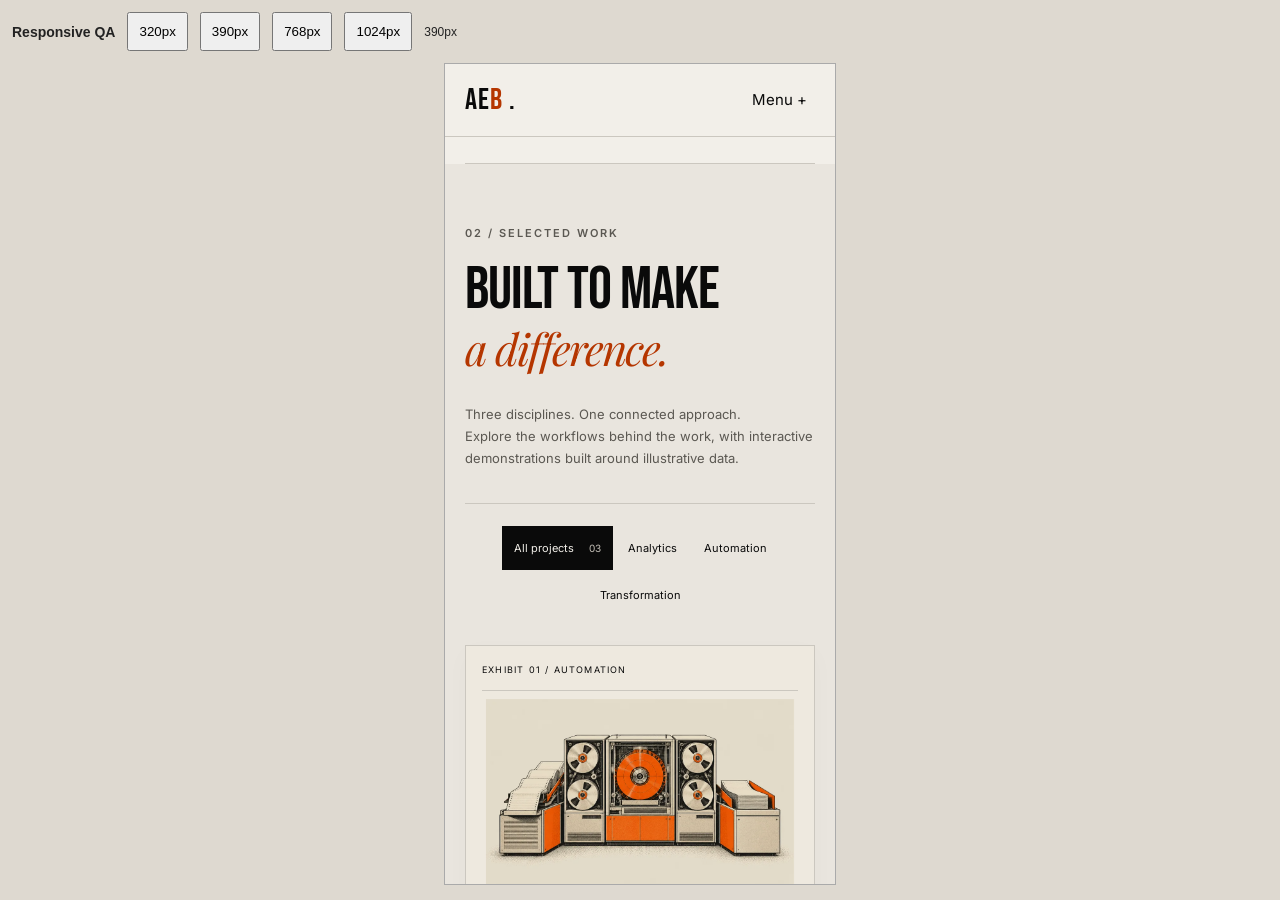
<file: qa/responsive.html>
<!doctype html><html lang="en"><head><meta charset="utf-8"><meta name="viewport" content="width=device-width,initial-scale=1"><meta name="robots" content="noindex,nofollow"><title>Portfolio responsive QA</title><style>body{margin:0;background:#ded9d0;font:14px Arial;color:#222}header{padding:12px;display:flex;gap:12px;align-items:center}button{padding:10px}iframe{display:block;border:1px solid #aaa;margin:0 auto;background:#f2efe9;height:820px;max-width:100%}output{font-size:12px}</style></head><body><header><strong>Responsive QA</strong><button data-width="320">320px</button><button data-width="390">390px</button><button data-width="768">768px</button><button data-width="1024">1024px</button><output>390px</output></header><iframe title="Portfolio preview" width="390" src="../index.html#projects"></iframe><script>document.querySelectorAll('button').forEach(b=>b.addEventListener('click',()=>{document.querySelector('iframe').width=b.dataset.width;document.querySelector('output').textContent=b.dataset.width+'px'}));</script></body></html>
</file>
<file: styles.css>
:root {
  --cream:#f2efe9;
  --ink:#0a0a0a;
  --orange:#ff4d00;
  --rust:#b53600;
  --muted:#5b5852;
  --line:#cbc7bf;
  --display:'Bebas Neue','Arial Narrow',Impact,sans-serif;
  --body:'Inter',Arial,sans-serif;
  --serif:'Playfair Display',Georgia,serif;
}

* {
  box-sizing:border-box;
}

html {
  scroll-behavior:smooth;
  scroll-padding-top:100px;
}

body {
  margin:0;
  background:var(--cream);
  color:var(--ink);
  font:15px/1.7 var(--body);
}

a {
  color:inherit;
  text-underline-offset:5px;
}

button {
  font:inherit;
  color:inherit;
  cursor:pointer;
}

button,a {
  -webkit-tap-highlight-color:transparent;
}

button:focus-visible,a:focus-visible,summary:focus-visible {
  outline:3px solid var(--rust);
  outline-offset:5px;
}

::selection {
  background:var(--orange);
  color:var(--ink);
}

[hidden] {
  display:none!important;
}

h1,h2,h3,h4,p,figure {
  margin:0;
}

p+p {
  margin-top:18px;
}

h1,h2,h3 {
  font-weight:400;
}

img {
  max-width:100%;
  display:block;
}

.shell {
  width:min(1280px,calc(100% - 112px));
  margin-inline:auto;
}

.section {
  padding-block:104px;
  border-bottom:1px solid var(--line);
}

.eyebrow {
  font-size:11px;
  font-weight:600;
  letter-spacing:2px;
  text-transform:uppercase;
}

.sr-only {
  position:absolute;
  width:1px;
  height:1px;
  padding:0;
  margin:-1px;
  overflow:hidden;
  clip:rect(0,0,0,0);
  white-space:nowrap;
  border:0;
}

.skip-link {
  position:fixed;
  top:10px;
  left:20px;
  transform:translateY(-180%);
  z-index:100;
  background:var(--ink);
  color:var(--cream);
  padding:12px 20px;
}

.skip-link:focus {
  transform:none;
}

.site-header {
  position:sticky;
  top:0;
  z-index:20;
  background:var(--cream);
  border-bottom:1px solid var(--line);
}

.nav-shell {
  height:80px;
  width:min(1440px,calc(100% - 112px));
  margin:auto;
  display:flex;
  justify-content:space-between;
  align-items:center;
}

.logo {
  font-family:var(--display);
  font-size:30px;
  letter-spacing:1px;
  text-decoration:none;
  line-height:1;
}

.logo span {
  color:var(--rust);
}

.logo .logo-dot {
  color:inherit;
}

nav {
  display:flex;
  align-items:center;
  gap:32px;
}

nav a {
  font-size:12px;
  text-decoration:none;
  color:var(--muted);
  font-weight:500;
}

nav a:hover,nav a[aria-current] {
  color:var(--rust);
}

nav .nav-cv {
  color:var(--ink);
  border-left:1px solid var(--line);
  padding-left:30px;
}

.nav-cv span {
  margin-left:15px;
}

.menu-toggle {
  border:0;
  background:none;
  min-height:44px;
  padding:8px;
}

.hero {
  padding-top:32px;
  padding-bottom:30px;
}

.hero-meta {
  display:flex;
  justify-content:space-between;
  gap:20px;
  color:var(--muted);
}

.hero-meta p+p {
  margin:0;
}

.status-dot {
  display:inline-block;
  width:7px;
  height:7px;
  background:var(--orange);
  border-radius:50%;
  vertical-align:middle;
  margin-right:8px;
}

.hero-grid {
  display:grid;
  grid-template-columns:minmax(0,1fr) minmax(230px,31%);
  gap:70px;
  align-items:center;
  padding-block:58px 52px;
}

.role-label {
  font-size:13px;
  letter-spacing:.5px;
  margin-bottom:24px;
}

h1 {
  font-family:var(--display);
  font-size:clamp(80px,9.4vw,136px);
  line-height:.87;
  letter-spacing:-2px;
  text-transform:uppercase;
}

h1 em {
  display:inline-block;
  font-family:var(--serif);
  text-transform:none;
  color:var(--rust);
  font-size:.76em;
  font-weight:400;
  letter-spacing:-5px;
  line-height:1.1;
}

.hero-statement {
  font-size:clamp(23px,2.5vw,34px);
  line-height:1.25;
  letter-spacing:-1px;
  margin-top:32px;
}

.hero-statement span {
  font-family:var(--serif);
  font-style:italic;
}

.hero-description {
  max-width:520px;
  font-size:14px;
  color:var(--muted);
  line-height:1.8;
  margin-top:18px;
}

.actions {
  display:flex;
  gap:12px;
  align-items:center;
  flex-wrap:wrap;
  margin-top:28px;
}

.button {
  display:inline-flex;
  justify-content:space-between;
  align-items:center;
  gap:22px;
  min-height:48px;
  padding:12px 20px;
  border:1px solid var(--ink);
  font-size:12px;
  font-weight:600;
  text-decoration:none;
  transition:transform .2s,background .2s;
}

.button:hover {
  transform:translateY(-2px);
  background:#e8e3db;
}

.button.primary {
  background:var(--orange);
  border-color:var(--orange);
  color:var(--ink);
}

.button.primary:hover {
  background:#f06428;
}

.text-link {
  display:inline-flex;
  gap:12px;
  font-size:12px;
  font-weight:600;
  align-items:center;
  min-height:44px;
}

.actions .text-link {
  margin-left:8px;
}

.asset-note {
  font-size:11px;
  color:var(--muted);
  line-height:1.7;
  margin-top:14px;
}

.portrait {
  align-self:center;
}

.portrait-frame {
  position:relative;
  background:#dedbd5;
}

.portrait img {
  width:100%;
  height:auto;
  aspect-ratio:4/5;
  object-fit:cover;
  object-position:center;
  filter:grayscale(1);
  mix-blend-mode:multiply;
}

.portrait-mark {
  position:absolute;
  right:-20px;
  bottom:-5px;
  font-family:var(--serif);
  font-style:italic;
  font-size:65px;
  letter-spacing:-5px;
  color:var(--rust);
}

figcaption {
  display:flex;
  justify-content:space-between;
  gap:10px;
  margin-top:20px;
  padding-top:16px;
  border-top:1px solid var(--line);
  font-size:11px;
  line-height:1.7;
}

figcaption strong {
  font-weight:500;
}

.portrait-index {
  font-size:9px;
  letter-spacing:1px;
  color:var(--muted);
}

.opportunity {
  font-size:11px;
  border-top:1px solid var(--line);
  padding-top:15px;
  margin-top:16px;
}

.hero-foot {
  border-top:1px solid var(--line);
  padding-top:24px;
  display:flex;
  justify-content:space-between;
  gap:24px;
  align-items:center;
  font-size:11px;
  line-height:1.7;
}

.hero-foot p+p {
  margin:0;
}

.hero-foot span {
  color:var(--muted);
}

.hero-foot a {
  text-decoration:none;
}

.hero-foot a span {
  margin-left:24px;
}

.hero-foot p:last-child {
  text-align:right;
}

.expertise-band {
  background:var(--ink);
  color:var(--cream);
  padding-block:24px;
}

.expertise-band .shell {
  display:flex;
  align-items:center;
  justify-content:space-between;
  gap:20px;
}

.expertise-band span {
  font-family:var(--display);
  font-size:22px;
  letter-spacing:1px;
}

.expertise-band i {
  font-style:normal;
  color:var(--orange);
  font-size:21px;
}

.section-heading {
  margin-bottom:52px;
}

.section-heading .eyebrow {
  color:var(--muted);
  margin-bottom:24px;
}

h2 {
  font-family:var(--display);
  font-size:clamp(54px,6vw,84px);
  line-height:.98;
  letter-spacing:-1px;
}

h2 em {
  font-family:var(--serif);
  font-size:.73em;
  font-weight:400;
  letter-spacing:-2px;
  line-height:1.25;
}

.split {
  display:flex;
  justify-content:space-between;
  align-items:end;
  gap:50px;
}

.split>p {
  max-width:355px;
  font-size:14px;
  color:var(--muted);
  margin:0 0 5px;
}

.about-grid {
  display:grid;
  grid-template-columns:1fr 1fr;
  gap:100px;
}

.about-grid>div>p:not(.intro) {
  color:var(--muted);
  font-size:14px;
}

.about-grid .intro {
  font-family:var(--serif);
  font-style:italic;
  font-size:24px;
  line-height:1.5;
  margin-bottom:26px;
}

.about-grid .text-link {
  margin-top:25px;
}

.highlight {
  display:grid;
  grid-template-columns:140px 1fr;
  align-items:center;
  gap:22px;
  padding-block:23px;
  border-bottom:1px solid var(--line);
}

.highlight strong {
  font-family:var(--display);
  font-size:43px;
  line-height:1;
}

.highlight strong span {
  display:block;
  font-family:var(--body);
  font-size:10px;
  font-weight:500;
  text-transform:uppercase;
  letter-spacing:1px;
  margin-top:8px;
}

.highlight p {
  font-size:13px;
  line-height:1.6;
}

.highlight small {
  display:block;
  color:var(--muted);
  font-size:10px;
  margin-top:7px;
}

.highlights>.eyebrow {
  font-size:10px!important;
}

.projects-section {
  background:#e9e5de;
}

.projects-section .section {
  border:0;
}

.projects-toolbar {
  display:flex;
  justify-content:space-between;
  gap:20px;
  align-items:center;
  border-top:1px solid var(--line);
  padding-top:22px;
  margin-bottom:28px;
}

.filters {
  display:flex;
  gap:6px;
  flex-wrap:wrap;
}

.filters button {
  border:1px solid transparent;
  padding:10px 15px;
  min-height:44px;
  font-size:12px;
  background:transparent;
}

.filters button[aria-pressed=true] {
  background:var(--ink);
  color:var(--cream);
}

.filters button:hover {
  border-color:var(--ink);
}

.filters span {
  color:#c7c2b9;
  margin-left:12px;
  font-size:10px;
}

#project-count {
  font-size:11px;
  white-space:nowrap;
  color:var(--muted);
}

.projects-grid {
  display:grid;
  grid-template-columns:repeat(3,minmax(0,1fr));
  gap:24px;
  align-items:start;
}

.project-card {
  background:var(--cream);
  border:1px solid var(--line);
  transition:transform .2s,border-color .2s;
}

.project-card:hover {
  transform:translateY(-4px);
  border-color:#767069;
}

.project-visual {
  height:220px;
  background:#dcd8cf;
  position:relative;
  padding:20px;
  overflow:hidden;
  border-bottom:1px solid var(--line);
}

.visual-top {
  display:flex;
  justify-content:space-between;
  font-size:9px;
  letter-spacing:1px;
}

.placeholder-label {
  position:absolute;
  bottom:14px;
  left:20px;
  font-size:8px;
  letter-spacing:1px;
  color:#4f4a43;
}

.diagram {
  position:absolute;
  inset:65px 24px 55px;
  display:flex;
  align-items:center;
  justify-content:center;
  gap:6px;
}

.diagram span {
  padding:13px 8px;
  font-size:10px;
  background:var(--cream);
  border:1px solid #a49f96;
}

.diagram i {
  font-style:normal;
  color:var(--rust);
}

.flow .diagram span:last-child {
  background:var(--orange);
  border-color:var(--orange);
}

.table {
  background:#202320;
  color:var(--cream);
}

.table .placeholder-label {
  color:#c8cdc6;
}

.table .diagram {
  display:grid;
  grid-template-columns:repeat(3,1fr);
  gap:5px;
  align-items:stretch;
}

.table .diagram span {
  background:transparent;
  color:var(--cream);
  border:none;
  padding:0;
  font-size:9px;
}

.table .diagram i {
  background:#42473e;
  height:10px;
}

.table .diagram i:nth-child(6) {
  background:var(--orange);
}

.modules {
  background:#ded2c0;
}

.modules .diagram {
  display:grid;
  grid-template-columns:repeat(2,1fr);
  gap:8px;
  inset:55px 45px 45px;
}

.modules .diagram span {
  text-align:center;
  padding:8px;
}

.modules .diagram span:first-child {
  background:var(--ink);
  color:var(--cream);
  border-color:var(--ink);
}

.project-body {
  padding:24px;
}

.project-body>.eyebrow {
  color:var(--rust);
  font-size:9px;
  margin-bottom:15px;
}

.project-body h3 {
  font-family:var(--display);
  font-size:31px;
  line-height:1.08;
}

.project-body>p:not(.eyebrow) {
  font-size:12px;
  color:var(--muted);
  margin-top:14px;
}

.project-body .tools {
  font-size:10px!important;
  min-height:35px;
  margin-bottom:20px;
}

summary {
  cursor:pointer;
  list-style:none;
  display:flex;
  justify-content:space-between;
  align-items:center;
  gap:20px;
  min-height:48px;
  font-size:12px;
  font-weight:600;
}

summary::-webkit-details-marker {
  display:none;
}

summary>span {
  font-size:24px;
  font-weight:400;
  transition:transform .2s;
}

details[open]>summary>span {
  transform:rotate(45deg);
}

.project-card summary {
  border-top:1px solid var(--line);
  padding-top:12px;
}

.case-content {
  font-size:12px;
  color:var(--muted);
  padding-top:18px;
}

.case-content h4 {
  font-size:12px;
  color:var(--ink);
  margin:22px 0 8px;
}

.case-content .status {
  padding:10px;
  border-left:2px solid var(--rust);
  background:#e5dfd4;
  font-size:10px;
  color:var(--ink);
}

.case-content p+p {
  margin-top:10px;
}

.case-content .context {
  font-size:10px;
  color:var(--rust);
}

.exp-item {
  display:grid;
  grid-template-columns:170px 1fr;
  gap:40px;
  padding:35px 0;
  border-top:1px solid var(--line);
}

.exp-date {
  font-size:12px;
  color:var(--muted);
}

.exp-header {
  display:flex;
  justify-content:space-between;
  align-items:baseline;
  gap:20px;
}

.exp-title {
  font-family:var(--display);
  font-size:34px;
  line-height:1.2;
}

.exp-loc {
  font-size:10px;
  text-transform:uppercase;
  letter-spacing:1px;
  color:var(--muted);
}

.exp-company {
  font-size:11px;
  text-transform:uppercase;
  letter-spacing:1.5px;
  color:var(--rust);
  font-weight:600;
  margin-top:8px;
}

.exp-desc {
  font-size:14px;
  color:var(--muted);
  max-width:760px;
  margin-top:16px;
}

.exp-tags {
  display:flex;
  flex-wrap:wrap;
  gap:7px;
  margin-top:18px;
}

.exp-tag {
  font-size:10px;
  border:1px solid var(--line);
  padding:4px 9px;
}

.skills-grid {
  display:grid;
  grid-template-columns:repeat(3,1fr);
  border-top:1px solid var(--line);
  border-left:1px solid var(--line);
}

.skill-cell {
  position:relative;
  border-right:1px solid var(--line);
  border-bottom:1px solid var(--line);
  padding:27px;
}

.skill-cell-num {
  font-family:var(--display);
  color:var(--rust);
  font-size:17px;
}

.skill-cell-name {
  font-size:15px;
  font-weight:600;
  margin:12px 0 6px;
}

.skill-cell-tools {
  font-size:12px;
  color:var(--muted);
}

.tool-note {
  color:var(--muted);
  font-size:12px;
  margin-top:24px;
}

.content-notes {
  padding-block:28px 50px;
}

.content-notes summary {
  color:var(--muted);
}

.content-notes details>div {
  max-width:850px;
  font-size:13px;
  color:var(--muted);
  padding-block:20px;
}

.content-notes li+li {
  margin-top:10px;
}

.contact-section {
  background:var(--ink);
  color:var(--cream);
  padding-top:80px;
}

.contact-section>.shell>.eyebrow {
  color:#b8b4ac;
  margin-bottom:42px;
}

.contact-grid {
  display:grid;
  grid-template-columns:1fr 1fr;
  gap:100px;
}

.contact-grid h2 {
  font-size:clamp(65px,7vw,100px);
}

.contact-grid h2 em {
  color:var(--orange);
}

.contact-grid p {
  color:#b8b4ac;
  font-size:13px;
  max-width:350px;
  margin-top:25px;
}

.contact-grid .button {
  margin-top:28px;
}

.contact-grid address {
  font-style:normal;
  align-self:center;
}

.contact-row {
  display:flex;
  flex-direction:column;
  border-bottom:1px solid #3e3c37;
  padding:17px 0;
  text-decoration:none;
  gap:4px;
}

.contact-row span {
  font-size:10px;
  color:#b8b4ac;
  text-transform:uppercase;
  letter-spacing:1.5px;
}

.contact-row strong {
  font-size:14px;
  font-weight:400;
  overflow-wrap:anywhere;
}

a.contact-row:hover strong {
  color:var(--orange);
}

footer {
  display:flex;
  justify-content:space-between;
  align-items:center;
  gap:24px;
  margin-top:80px;
  padding-block:30px;
  border-top:1px solid #3e3c37;
}

footer .logo span {
  color:var(--orange);
}

footer p,footer a:not(.logo) {
  font-size:10px;
  color:#b8b4ac;
}

footer p+p {
  margin:0;
}

footer p:nth-of-type(2) {
  font-family:var(--serif);
  font-style:italic;
  font-size:13px;
}

@media(min-width:1440px) {
  .hero-grid {
    padding-block:72px;
  }
  .hero {
    padding-bottom:35px;
  }
}

@media(max-width:1100px) {
  .shell,.nav-shell {
    width:calc(100% - 64px);
  }
  .hero-grid {
    gap:40px;
  }
  .actions {
    gap:10px;
  }
  .actions .text-link {
    margin-left:0;
  }
  .about-grid,.contact-grid {
    gap:55px;
  }
  .projects-grid {
    gap:16px;
  }
  .project-body {
    padding:20px;
  }
  .diagram {
    inset-inline:12px;
  }
  .diagram span {
    font-size:9px;
    padding:10px 6px;
  }
  .project-body h3 {
    font-size:28px;
  }
  .expertise-band span {
    font-size:19px;
  }
  .portrait-mark {
    right:-10px;
  }
}

@media(max-width:800px) {
  .shell,.nav-shell {
    width:calc(100% - 40px);
  }
  .nav-shell {
    height:auto;
    min-height:72px;
    flex-wrap:wrap;
  }
  .menu-toggle:not([hidden]) {
    display:block;
  }
  .site-header nav {
    width:100%;
    padding:12px 0 20px;
    flex-wrap:wrap;
    gap:10px 22px;
  }
  .site-header nav a {
    min-height:44px;
    display:flex;
    align-items:center;
  }
  .site-header .nav-cv {
    padding-left:0;
    border:0;
  }
  .js .nav-shell {
    height:72px;
    flex-wrap:nowrap;
  }
  .js nav {
    display:none;
    position:absolute;
    top:72px;
    left:0;
    right:0;
    width:100%;
    padding:18px 20px;
    background:var(--cream);
    border-bottom:1px solid var(--line);
    box-shadow:0 12px 20px #0000000c;
  }
  .js nav.is-open {
    display:flex;
  }
  .hero-meta .eyebrow:last-child {
    display:none;
  }
  .hero-grid {
    gap:28px;
    grid-template-columns:minmax(0,1fr) 30%;
    padding-top:40px;
  }
  .role-label {
    font-size:11px;
  }
  .hero-grid h1 {
    font-size:90px;
  }
  .portrait-index {
    display:none;
  }
  .portrait-mark {
    font-size:42px;
    letter-spacing:-3px;
  }
  .opportunity {
    font-size:10px;
  }
  .hero-statement {
    font-size:26px;
  }
  .hero-foot>a {
    display:none;
  }
  .expertise-band .shell {
    display:grid;
    grid-template-columns:1fr 1fr;
    gap:10px 20px;
  }
  .expertise-band i {
    display:none;
  }
  .expertise-band span {
    font-size:20px;
  }
  .section {
    padding-block:72px;
  }
  .about-grid {
    gap:40px;
  }
  .highlight {
    grid-template-columns:100px 1fr;
    gap:15px;
  }
  .highlight strong {
    font-size:35px;
  }
  .projects-grid {
    grid-template-columns:1fr 1fr;
  }
  .project-card:last-child {
    grid-column:auto;
  }
  .split {
    gap:25px;
  }
  .split>p {
    max-width:260px;
    font-size:12px;
  }
  .exp-item {
    grid-template-columns:120px 1fr;
    gap:25px;
  }
  .exp-header {
    flex-direction:column;
    gap:8px;
  }
  .skills-grid {
    grid-template-columns:repeat(2,1fr);
  }
  .contact-grid {
    gap:40px;
  }
  footer {
    flex-wrap:wrap;
  }
  footer p:nth-of-type(2) {
    display:none;
  }
}

@media(max-width:580px) {
  .hero {
    padding-top:22px;
  }
  .hero-grid {
    grid-template-columns:1fr;
    padding-block:32px;
    gap:32px;
  }
  .hero-grid h1 {
    font-size:clamp(85px,21vw,122px);
  }
  h1 em {
    letter-spacing:-3px;
  }
  .role-label {
    margin-bottom:24px;
  }
  .hero-statement {
    margin-top:26px;
  }
  .hero-description {
    font-size:14px;
  }
  .actions .button {
    flex:1;
    padding-inline:13px;
    gap:8px;
    white-space:nowrap;
  }
  .actions .text-link {
    flex-basis:100%;
    width:fit-content;
    flex-grow:0;
  }
  .portrait {
    display:grid;
    grid-template-columns:110px 1fr;
    column-gap:20px;
    align-items:center;
  }
  .portrait-frame {
    grid-row:1/3;
  }
  .portrait img {
    aspect-ratio:1;
  }
  .portrait-mark {
    display:none;
  }
  .portrait figcaption {
    margin:0;
    padding:0;
    border:0;
    font-size:12px;
  }
  .portrait .opportunity {
    margin:8px 0 0;
    padding-top:8px;
    align-self:start;
  }
  .hero-foot {
    font-size:10px;
    gap:16px;
  }
  .hero-foot p:last-child {
    max-width:140px;
  }
  .expertise-band {
    padding-block:20px;
  }
  .expertise-band span {
    font-size:17px;
    letter-spacing:.5px;
  }
  .section {
    padding-block:60px;
  }
  .section-heading {
    margin-bottom:34px;
  }
  .section-heading .eyebrow {
    margin-bottom:18px;
  }
  h2 {
    font-size:60px;
  }
  .about-grid,.contact-grid {
    grid-template-columns:1fr;
    gap:40px;
  }
  .about-grid .intro {
    font-size:22px;
  }
  .highlight {
    grid-template-columns:120px 1fr;
  }
  .split {
    display:block;
  }
  .split>p {
    max-width:none;
    margin-top:25px;
    font-size:13px;
  }
  .projects-toolbar {
    align-items:start;
    gap:5px;
  }
  .filters {
    gap:3px;
  }
  .filters button {
    padding:9px 11px;
    font-size:11px;
  }
  #project-count {
    font-size:10px;
    margin-top:12px;
  }
  .projects-grid {
    grid-template-columns:1fr;
    gap:24px;
  }
  .project-visual {
    height:220px;
  }
  .diagram {
    inset:65px 30px 55px;
  }
  .diagram span {
    font-size:12px;
    padding:13px;
  }
  .project-body {
    padding:24px;
  }
  .project-body h3 {
    font-size:33px;
  }
  .project-body .tools {
    min-height:0;
  }
  .exp-item {
    grid-template-columns:1fr;
    gap:14px;
    padding-block:28px;
  }
  .exp-date br {
    display:none;
  }
  .exp-date br:after {
    content:' – ';
  }
  .exp-date {
    display:flex;
    gap:5px;
  }
  .exp-title {
    font-size:31px;
  }
  .exp-desc {
    font-size:13px;
  }
  .skill-cell {
  position:relative;
    padding:20px 16px;
  }
  .skill-cell-name {
    font-size:13px;
  }
  .skill-cell-tools {
    font-size:11px;
  }
  .content-notes {
    padding-block:20px 35px;
  }
  .content-notes summary {
    font-size:11px;
  }
  .contact-section {
    padding-top:55px;
  }
  .contact-grid h2 {
    font-size:80px;
  }
  .contact-grid {
    gap:35px;
  }
  footer {
    margin-top:50px;
    gap:20px;
  }
  footer a:last-child {
    margin-left:auto;
  }
}

@media(prefers-reduced-motion:reduce) {
  html {
    scroll-behavior:auto;
  }
  *,*::before,*::after {
    animation:none!important;
    transition:none!important;
  }
}


/* Compact editorial icons: positioned outside text flow to preserve cell sizes. */
.skill-icon { position:absolute; top:25px; right:25px; width:28px; height:28px; }
.linkedin-icon { flex:none; width:18px; height:18px; }
.band-separator { font-family:var(--body); font-size:24px; }
@media (max-width:580px) {
  .skill-icon { top:18px; right:16px; width:25px; height:25px; }
  .hero-foot { justify-content:flex-end; }
}

/* Generated retro artwork shares the existing card media dimensions. */
.project-artwork { padding:0; background:var(--cream); }
.project-artwork img { width:100%; height:100%; object-fit:contain; }
.project-card[data-category="analytics"] .project-artwork { background:#0a0a0a; }
.artwork-label { position:absolute; bottom:8px; left:10px; padding:2px 6px; background:var(--cream); color:var(--muted); font-size:8px; letter-spacing:1px; text-transform:uppercase; }

/* Hero snapshot: source-backed facts, matching the editorial orange/black identity. */
.hero-summary {
  display:grid;
  grid-template-columns:repeat(4,minmax(0,1fr));
  margin:28px 0 0;
  background:var(--ink);
  color:var(--cream);
}
.hero-summary-item {
  display:flex;
  flex-direction:column;
  justify-content:space-between;
  min-height:122px;
  padding:22px 18px 18px;
  border-right:1px solid #494640;
}
.hero-summary-item:first-child {
  background:var(--orange);
  color:var(--ink);
  border-color:var(--orange);
}
.hero-summary-item:last-child { border-right:0; }
.hero-summary dt {
  order:2;
  font-size:9px;
  line-height:1.5;
  letter-spacing:1.1px;
  text-transform:uppercase;
}
.hero-summary dd {
  margin:0 0 12px;
  font-family:var(--display);
  font-size:52px;
  line-height:.9;
}
.hero-summary .summary-text { font-size:30px; line-height:1; }
@media (min-width:1100px) {
  .hero-grid { padding-block:42px 36px; gap:48px; }
  .hero-copy {
    display:grid;
    grid-template-columns:1fr 1.15fr;
    column-gap:28px;
    align-items:start;
  }
  .hero-copy .role-label { grid-column:1 / -1; }
  .hero-copy h1 {
    grid-column:1;
    grid-row:2 / 4;
    font-size:clamp(84px,7vw,108px);
    align-self:center;
  }
  .hero-copy .hero-statement {
    grid-column:2;
    grid-row:2;
    margin-top:0;
    font-size:clamp(24px,2.1vw,31px);
  }
  .hero-copy .hero-description {
    grid-column:2;
    grid-row:3;
    font-size:13px;
    margin-top:18px;
  }
  .hero-summary, .hero-copy .actions { grid-column:1 / -1; }
  .hero-summary { margin-top:32px; }
}
@media (min-width:581px) and (max-width:1099px) {
  .hero-summary-item { padding:18px 10px 14px; min-height:114px; }
  .hero-summary dt { font-size:8px; letter-spacing:.5px; }
  .hero-summary dd { font-size:44px; }
  .hero-summary .summary-text { font-size:24px; }
}
@media (max-width:580px) {
  .hero-summary { grid-template-columns:repeat(2,minmax(0,1fr)); margin-top:24px; }
  .hero-summary-item { min-height:110px; padding:18px; border-bottom:1px solid #494640; }
  .hero-summary-item:nth-child(2) { border-right:0; }
  .hero-summary-item:nth-child(n+3) { border-bottom:0; }
  .hero-summary dd { font-size:46px; }
  .hero-summary .summary-text { font-size:30px; }
}

/* Editorial color hierarchy and centered project navigation. */
h2 em,
.hero-statement span,
.about-grid .intro {
  color:var(--rust);
}
.contact-grid h2 em,
footer p:nth-of-type(2) {
  color:var(--orange);
}
#about .highlight strong,
#about .text-link,
.profile-accent {
  color:var(--rust);
}
#about .highlight strong span { color:var(--muted); }
.profile-accent { font-weight:500; }
.projects-toolbar { justify-content:center; }
.filters { justify-content:center; }

.hero-summary .summary-infinity {
  font-family:Arial,sans-serif;
  font-size:58px;
  line-height:.8;
}

/* Progressive project storytelling. Existing colors and artwork are retained. */
.project-card{transition:transform .3s ease,box-shadow .3s ease;min-width:0}
@media(hover:hover) and (pointer:fine){.project-card:hover{transform:translateY(-5px)}.project-card:hover .project-artwork img{transform:scale(1.035)}}
.project-artwork{overflow:hidden}
.project-artwork img{transition:transform .6s ease}
.project-actions{margin:16px 0 4px}
.demo-toggle,.demo-next,.demo-restart{min-height:44px;border:1px solid currentColor;border-radius:0;background:transparent;padding:9px 14px;font-size:12px;font-weight:700;letter-spacing:.02em}
.demo-toggle{width:100%;display:flex;justify-content:space-between;gap:12px;text-align:left;color:var(--rust)}
.demo-toggle[aria-expanded="true"],.demo-next{background:var(--ink);color:var(--cream);border-color:var(--ink)}
.project-demo{margin:14px 0 18px;padding:18px;border:1px solid var(--line);background:var(--cream);color:var(--ink)}
.demo-head{display:flex;justify-content:space-between;flex-wrap:wrap;gap:7px;align-items:center}
.demo-head strong{font-size:13px}
.demo-status{font-size:11px;color:var(--rust)}
.demo-flow{list-style:none;padding:0;margin:20px 0 12px;display:grid;grid-template-columns:repeat(4,minmax(0,1fr));gap:8px}
.demo-flow li{position:relative;min-width:0;padding:12px 7px;background:rgba(10,10,10,.055);border:1px solid var(--line);font-size:11px;line-height:1.35;text-align:center;transition:background .35s ease,color .35s ease,transform .35s ease}
.demo-flow li:not(:last-child)::after{content:'›';position:absolute;right:-8px;top:50%;transform:translateY(-50%);font-size:17px;z-index:2;color:var(--rust)}
.demo-flow li.is-complete{border-color:var(--rust)}
.demo-flow li.is-active{background:var(--rust);border-color:var(--rust);color:white;transform:translateY(-4px)}
.demo-index{display:block;font-size:10px;opacity:.8;margin-bottom:6px}
.demo-caption{font-size:11px!important;line-height:1.65;color:var(--muted);margin:12px 0!important}
.demo-controls{display:flex;gap:8px;flex-wrap:wrap}
.demo-next:disabled{opacity:.55;cursor:default}
.project-card details[open] .case-content{animation:case-arrive .28s ease-out}
@keyframes case-arrive{from{opacity:.5;transform:translateY(6px)}to{opacity:1;transform:none}}
.js .motion-reveal{opacity:1;transform:none}
@media(prefers-reduced-motion:no-preference){
  .js .motion-reveal.motion-pending{opacity:0;transform:translateY(18px)}
  .js .motion-reveal.motion-visible{opacity:1;transform:none;transition:opacity .55s ease,transform .55s ease}
}
@media(max-width:580px){
  .project-demo{padding:13px}
  .demo-flow{grid-template-columns:repeat(2,minmax(0,1fr));gap:9px}
  .demo-flow li{min-height:67px;display:flex;flex-direction:column;justify-content:center}
  .demo-flow li:nth-child(2)::after{display:none}
  .demo-toggle{font-size:12px}
}
@media(prefers-reduced-motion:reduce){
 .project-card,.project-artwork img,.demo-flow li,.motion-reveal{transition:none!important;animation:none!important;transform:none!important;opacity:1!important}
 html{scroll-behavior:auto}
}

/* Selected work: editorial exhibits with independent, finite animations. */
.projects-grid{grid-template-columns:minmax(0,1fr);gap:38px}
.project-feature{display:grid;grid-template-columns:minmax(0,1.15fr) minmax(0,1fr);align-items:center;box-shadow:0 8px 24px #30281906;overflow:hidden}
.project-feature:hover{transform:none;border-color:var(--line)}
.project-feature .project-body{padding:40px 44px}
.project-feature .project-body h3{font-size:clamp(34px,3.4vw,52px);line-height:1.06;letter-spacing:-.3px}
.project-feature h3 em{display:block;font:italic .82em/1.3 var(--serif);color:var(--rust);margin-top:8px}
.project-feature .project-body>.eyebrow{font-size:10px;letter-spacing:2px;margin-bottom:23px}
.project-feature .project-body .project-tagline{font-size:16px;color:var(--ink);margin-top:24px;line-height:1.5}
.project-feature .project-body .project-description{font-size:13px;margin-top:12px;line-height:1.9}
.project-feature .project-body .tools{font-size:11px!important;margin:22px 0;min-height:0}
.project-scope{padding:20px 0;border-top:1px solid var(--line)}
.project-scope>span{font-size:9px;letter-spacing:1.4px;color:var(--rust);font-weight:700}
.project-scope p{font-size:12px;margin-top:8px;color:var(--muted)}
.project-stage{align-self:stretch;background:#eee9df;border-right:1px solid var(--line);padding:22px;min-width:0;display:flex;flex-direction:column;position:relative}
.stage-topline,.stage-footer{display:flex;align-items:center;justify-content:space-between;gap:12px;font-size:9px;letter-spacing:1.2px}
.stage-topline{padding-bottom:12px;border-bottom:1px solid var(--line)}
.stage-indicator{color:var(--rust);font-size:8px}
.scene-art{height:260px;position:relative;overflow:hidden;margin:8px -10px}
.scene-art img{width:100%;height:100%;object-fit:contain;mix-blend-mode:multiply}
.scene-art::after{content:'';position:absolute;top:8%;bottom:8%;width:2px;left:0;background:var(--orange);box-shadow:0 0 22px 6px #ff4d0020;opacity:0}
.is-playing .scene-art::after{animation:scan-line 1.8s linear 4}
@keyframes scan-line{0%{left:8%;opacity:0}15%,85%{opacity:.6}100%{left:92%;opacity:0}}
.pipeline{display:grid;grid-template-columns:1fr 12px 1fr 12px 1fr 12px 1fr;align-items:center;gap:3px;position:relative}
.pipeline>i{font-style:normal;color:var(--rust);text-align:center}
.pipe-node{border:1px solid #c5bfb4;background:var(--cream);padding:12px 7px;min-width:0;transition:background .5s,transform .5s}
.pipe-node>span{display:block;font:22px var(--display);color:var(--rust)}
.pipe-node strong,.pipe-node small{display:block;font-size:11px}
.pipe-node small{font-size:8px;color:var(--muted);margin-top:4px}
.pipe-node.is-connected{background:var(--ink);color:var(--cream);border-color:var(--ink);transform:translateY(-3px)}
.pipe-node.is-connected small{color:#c8c1b7}.pipe-node.is-connected>span{color:var(--orange)}
.machine-feed{display:flex;align-items:center;gap:8px;margin-top:18px;font-size:10px;min-height:34px;color:var(--muted)}
.feed-light{width:6px;height:6px;background:var(--rust);border-radius:50%;flex:none}
.is-playing .feed-light{animation:signal 1s ease-in-out 7}
@keyframes signal{50%{opacity:.25}}
.feed-progress{height:3px;background:#d1c8ba;width:60px;flex:none;margin-left:auto;overflow:hidden}
.feed-progress i{display:block;width:0;height:100%;background:var(--rust);transition:width 1s}
[data-phase="0"] .feed-progress i{width:25%}[data-phase="1"] .feed-progress i{width:50%}[data-phase="2"] .feed-progress i{width:75%}[data-phase="3"] .feed-progress i{width:100%}
.stage-footer{border-top:1px solid var(--line);margin-top:auto;padding-top:12px;letter-spacing:0;font-size:9px;color:var(--muted)}
.scene-play{font-size:10px;border:1px solid var(--ink);background:transparent;min-height:44px;padding:8px 12px;color:var(--ink);white-space:nowrap}
.scene-play:hover,.scene-play:focus-visible{background:var(--ink);color:var(--cream)}
[data-category="analytics"] .project-stage{background:var(--ink);color:var(--cream)}
[data-category="analytics"] .scene-art{height:100px;margin:14px 0;align-self:flex-end;width:160px;position:absolute;top:45px;right:24px;opacity:.85}
[data-category="analytics"] .scene-art img{mix-blend-mode:normal;border-radius:1px}
[data-category="analytics"] .stage-topline,[data-category="analytics"] .stage-footer{border-color:#44413b}
[data-category="analytics"] .stage-indicator{color:#ff8d5c}
[data-category="analytics"] .stage-footer{color:#ccc4b7}
[data-category="analytics"] .scene-play{color:var(--cream);border-color:#817a70}
[data-category="analytics"] .scene-play:hover{background:var(--cream);color:var(--ink)}
.dashboard{padding:25px 0 18px;min-width:0}
.dashboard-top{min-height:100px;padding-right:174px}
.dashboard-top strong{font:30px/1.1 var(--display);display:block;max-width:180px}
.dashboard-top>span{font-size:8px;color:#c8bdae;letter-spacing:1px;display:block;margin-top:10px}
.dash-kpis{display:grid;grid-template-columns:repeat(3,minmax(0,1fr));gap:12px;border-block:1px solid #44413b;padding:15px 0}
.dash-kpis small{font-size:9px;color:#c8bdae;display:block}
.dash-kpis strong{font:38px/1.2 var(--display);display:block;margin-top:6px}
.dash-kpis strong span{font:16px var(--body);color:#c8bdae}
.dash-kpis .rust{color:#ff8d5c}
.match-track{height:9px;background:#464039;overflow:hidden;margin-top:20px}
.match-track>span{display:block;width:66.666%;background:var(--orange);height:100%;transform-origin:left}
.is-playing .match-track>span{animation:chart-reveal 1.5s ease-out both}
@keyframes chart-reveal{from{transform:scaleX(0)}to{transform:scaleX(1)}}
.dash-chart p{display:flex;justify-content:space-between;font-size:9px;margin-top:7px;color:#c8bdae}
.dashboard-filter{display:flex;gap:8px;margin:15px 0 7px}
.dashboard-filter button{font-size:10px;background:transparent;color:#c8bdae;border:1px solid #665e53;min-height:36px;padding:6px 10px}
.dashboard-filter button[aria-pressed="true"]{background:var(--cream);color:var(--ink);border-color:var(--cream)}
.table-scroll{overflow-x:auto;max-width:100%;scrollbar-color:var(--orange) #24221d}
.dashboard table{width:100%;border-collapse:collapse;font-size:10px;font-variant-numeric:tabular-nums;white-space:nowrap}
.dashboard th,.dashboard td{padding:9px 6px;text-align:right;border-bottom:1px solid #36332e}
.dashboard th:first-child{text-align:left}.dashboard thead th{color:#c8bdae;font-size:8px;font-weight:500}
.dashboard tbody th{font-weight:400}
.dashboard [data-exception] td:last-child{color:#ff9e73;font-weight:700}
.project-stage[data-phase="3"] [data-exception]{background:#ff4d001a}
.project-stage.is-playing [data-exception]{transition:background 1s}
.dash-note{font-size:9px!important;line-height:1.6;color:#c8bdae;margin-top:12px!important}
.dashboard .machine-feed{color:#c8bdae;margin-top:8px}
.erp-modules{display:grid;grid-template-columns:repeat(4,minmax(0,1fr));gap:8px}
.erp-modules>div{text-align:center;border:1px solid var(--line);padding:10px 4px;background:var(--cream);transition:transform .45s,background .45s}
.erp-modules span{font-size:26px;line-height:1.2;color:var(--rust)}
.erp-modules strong,.erp-modules small{display:block;font-size:10px}
.erp-modules small{font-size:8px;color:var(--muted);margin-top:3px}
.erp-modules .is-connected{background:#f9dbcb;border-color:var(--rust);transform:translateY(-5px)}
.erp-hub{border-bottom:2px solid var(--rust);text-align:center;padding:12px 2px 8px;font-size:10px;letter-spacing:.4px}
.erp-hub span{color:var(--rust);margin:0 5px}
.project-feature:last-child{grid-column:auto}
@media(min-width:1000px){.project-feature:nth-child(2) .project-stage{order:2;border-right:0;border-left:1px solid var(--line)}}
@media(max-width:900px){.project-feature{grid-template-columns:minmax(0,1fr)}.project-stage{border-right:0;border-bottom:1px solid var(--line)}.project-feature .project-body{padding:30px}.scene-art{height:290px}.projects-grid{gap:26px}.dashboard-top{min-height:100px}}
@media(max-width:480px){.project-stage{padding:16px}.scene-art{height:205px}.stage-indicator{display:none}.project-feature .project-body{padding:25px 22px}.project-feature .project-body h3{font-size:36px}.pipeline{gap:1px;grid-template-columns:1fr 8px 1fr 8px 1fr 8px 1fr}.pipe-node{padding:9px 4px}.pipe-node strong{font-size:9px}.pipe-node small{font-size:7px}.stage-footer{gap:8px}.stage-footer>span{max-width:125px;line-height:1.5}.scene-play{padding:7px 9px;font-size:9px}.erp-modules{gap:5px}.erp-modules small{font-size:7px}.dashboard-top{padding-right:128px}.dashboard-top strong{font-size:26px}[data-category="analytics"] .scene-art{width:118px;height:86px;right:16px}.dashboard th,.dashboard td{font-size:9px;padding:9px 4px}.dash-kpis{gap:7px}.dash-kpis small{font-size:8px}}
@media(prefers-reduced-motion:reduce){.scene-art::after{display:none}.pipe-node,.erp-modules>div,.match-track>span{transform:none!important}}
</file>
